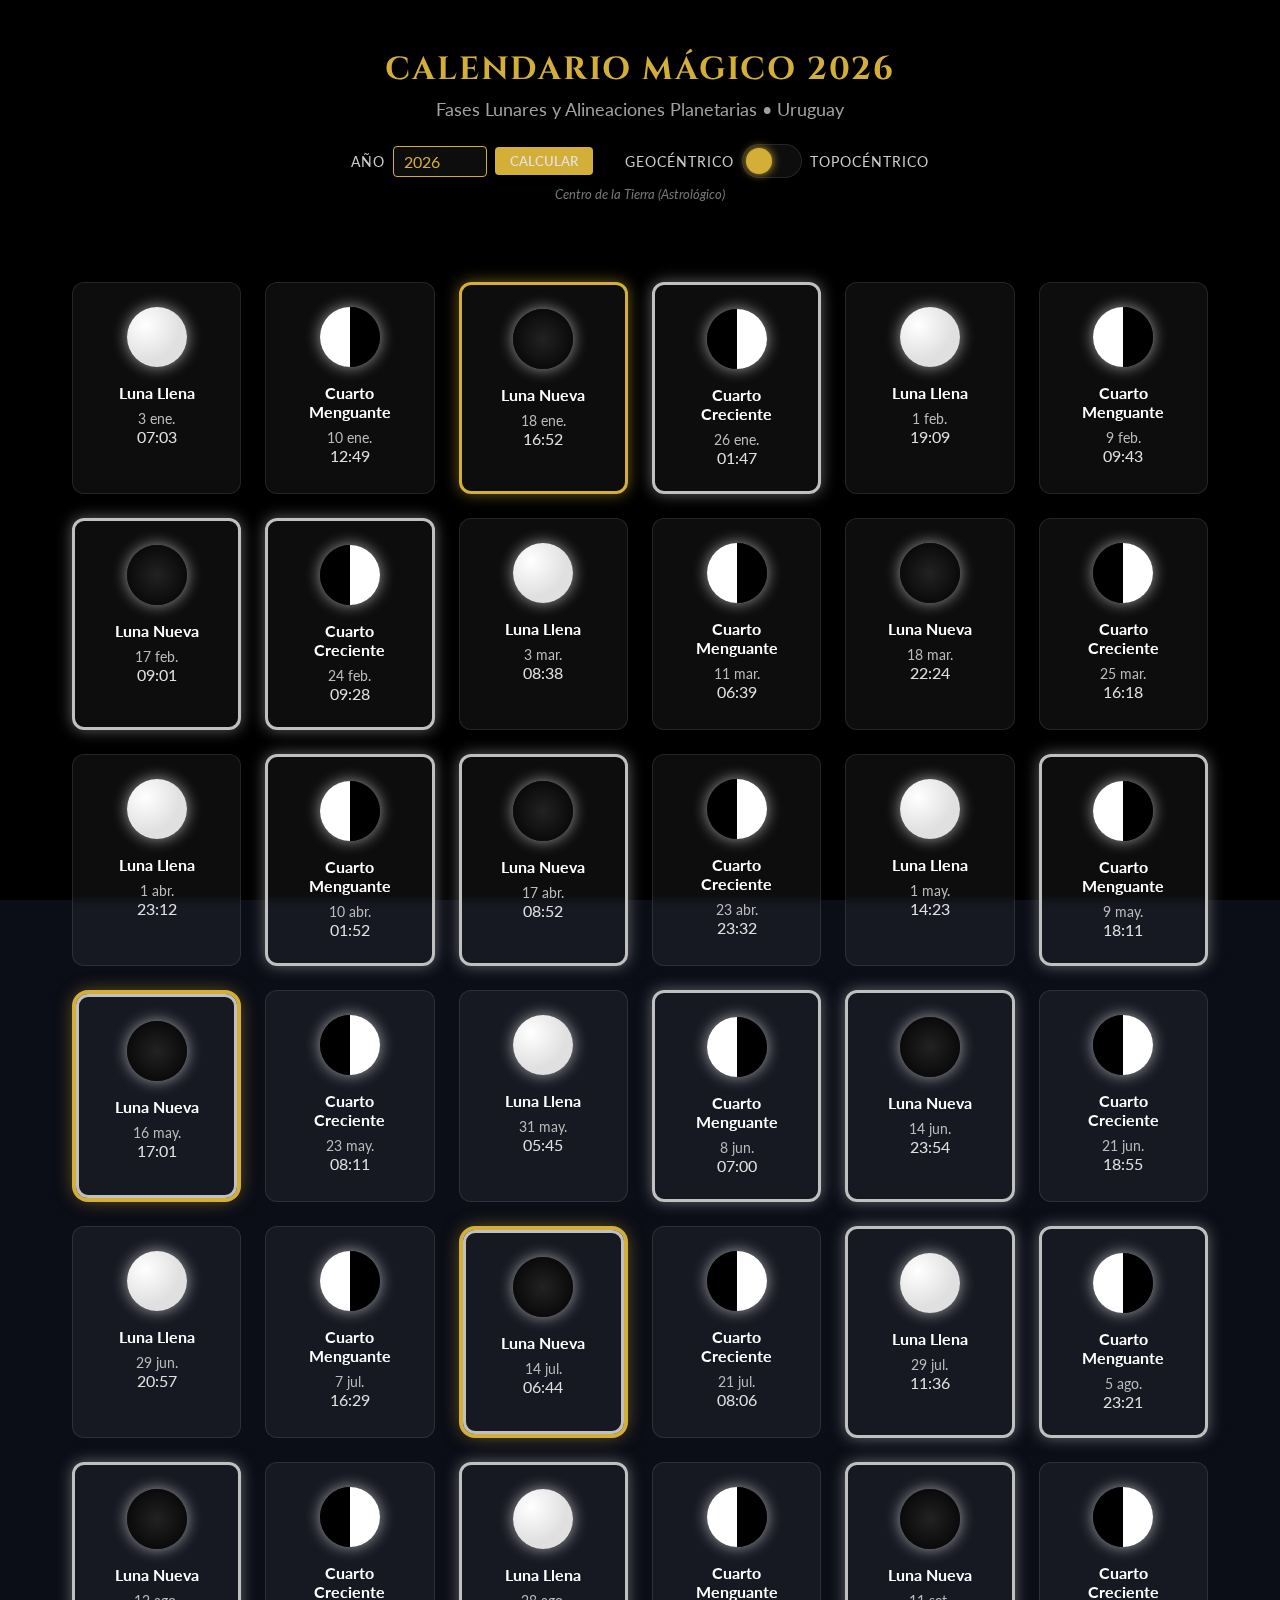
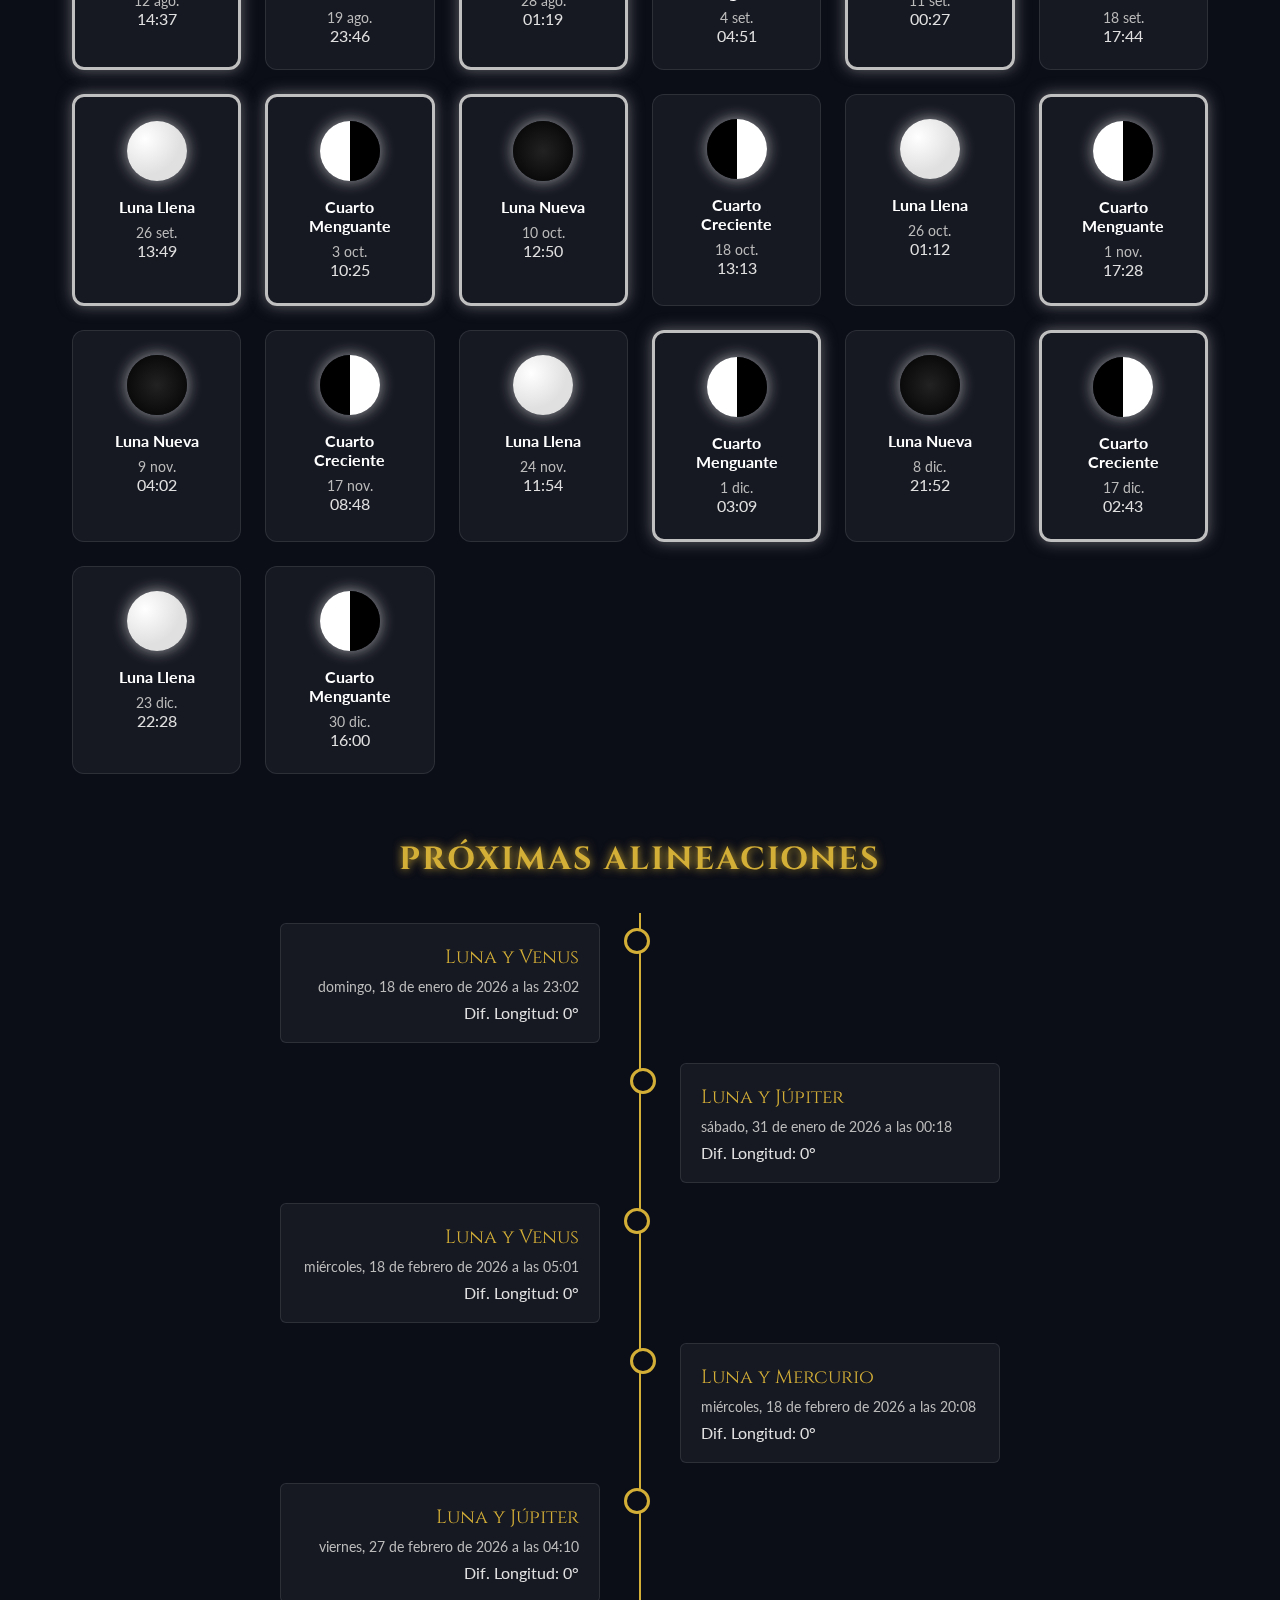
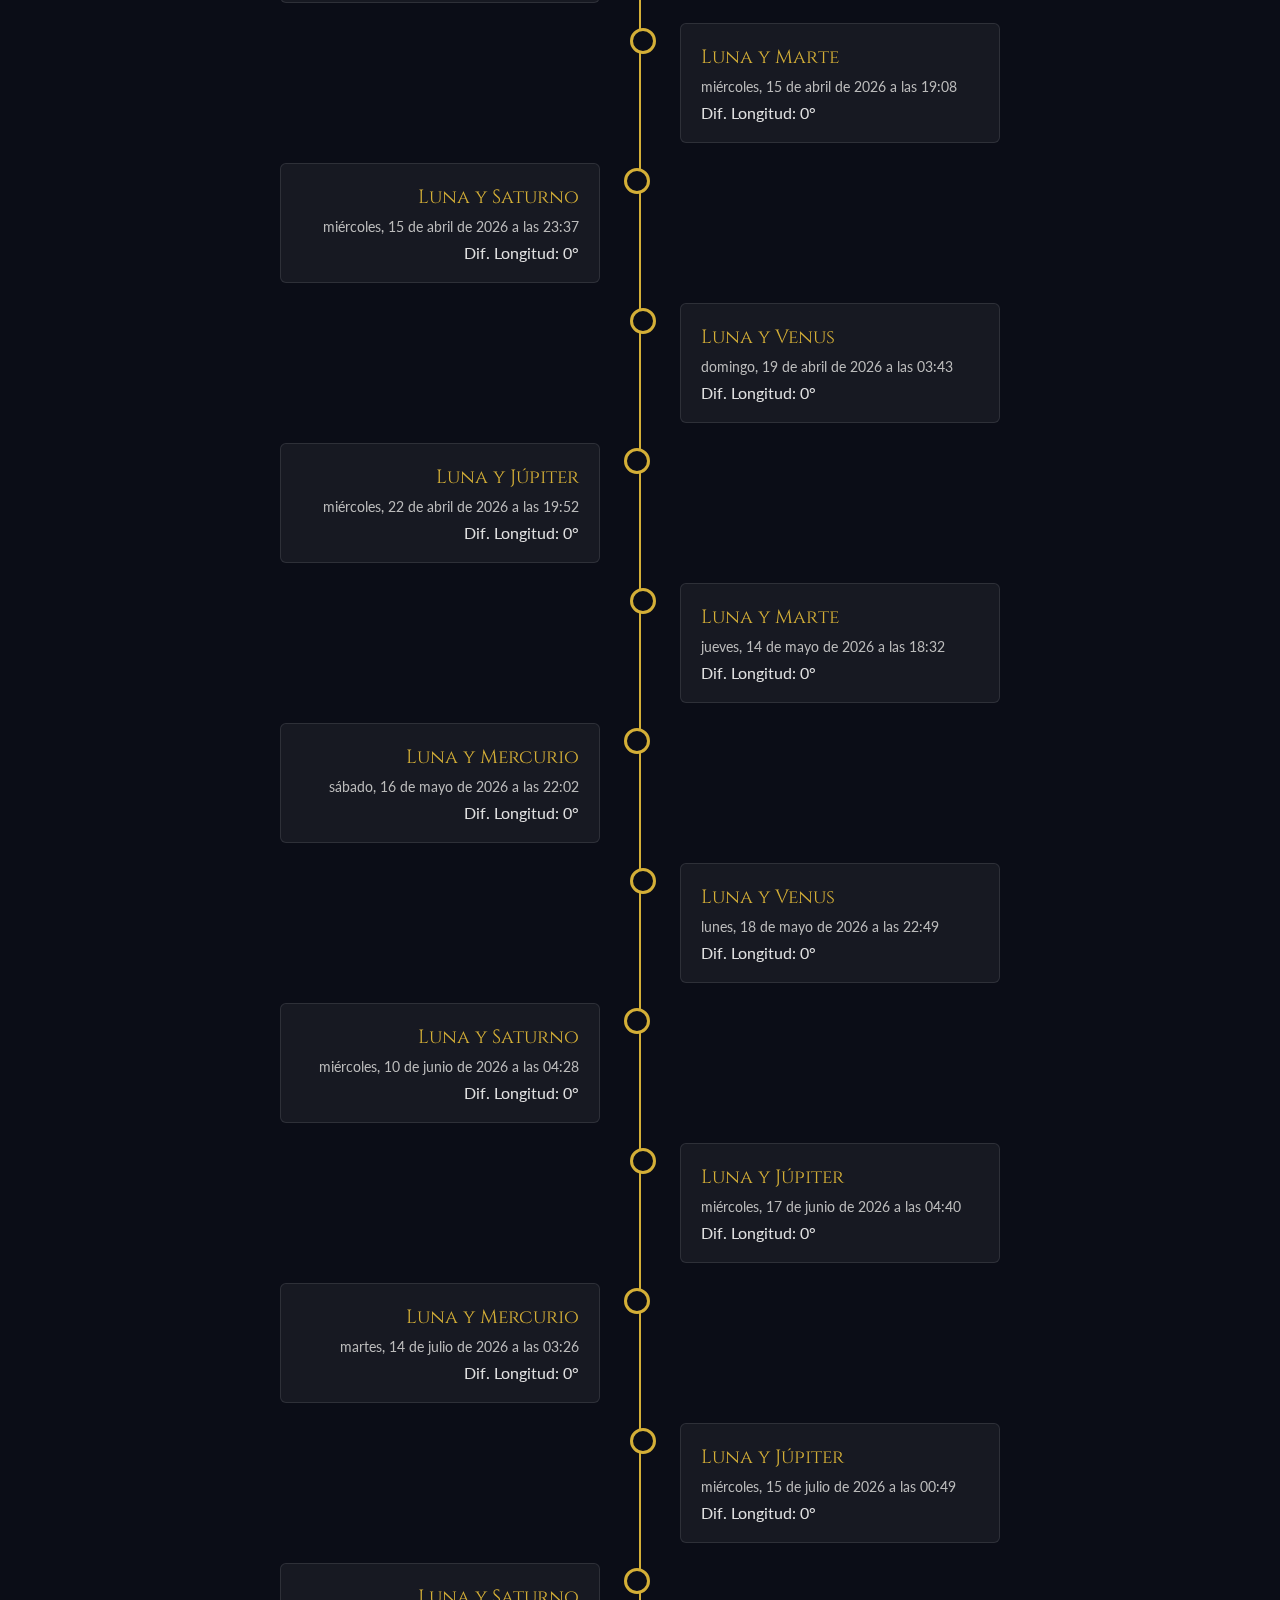
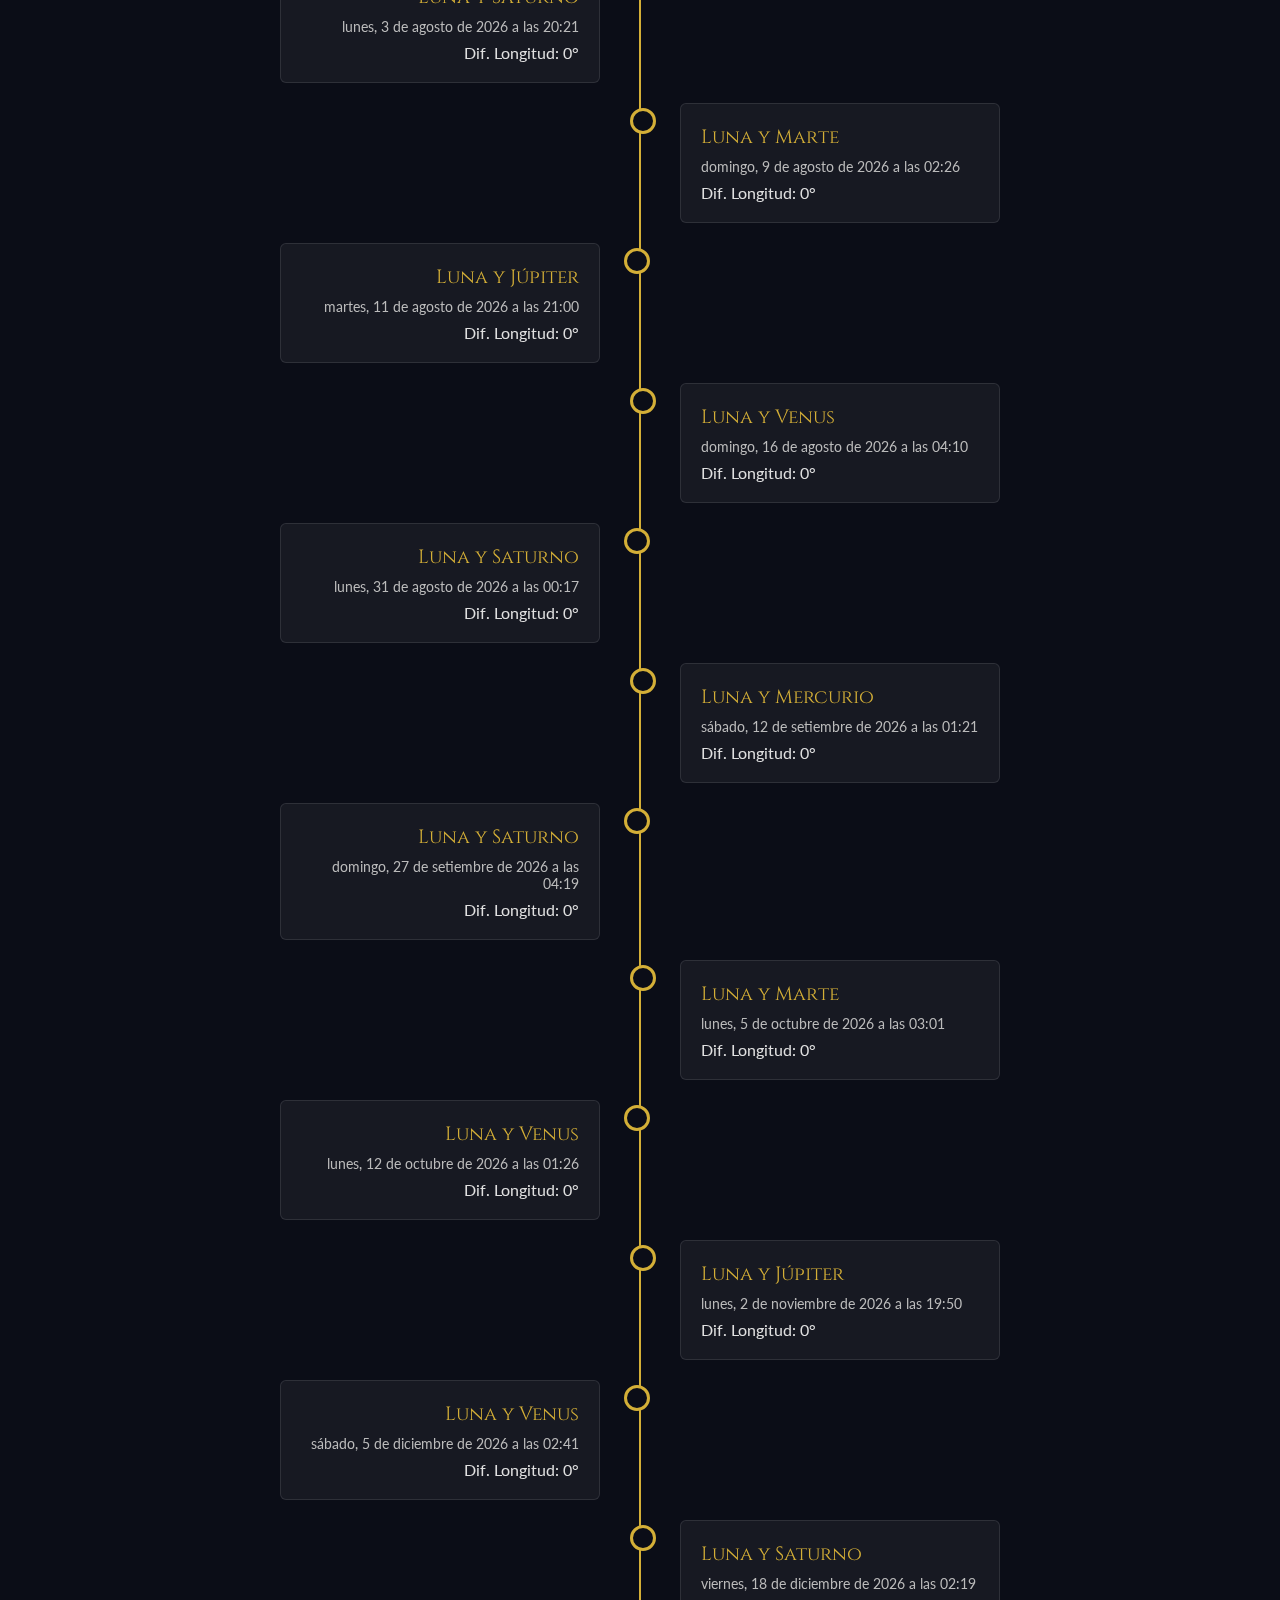
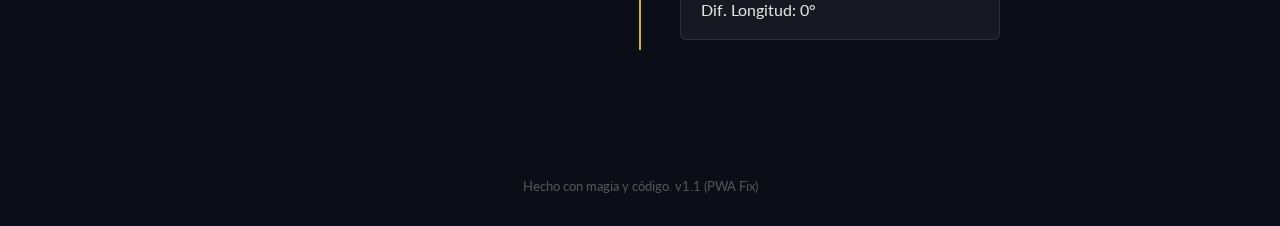
<file: src/index.html>
<!DOCTYPE html>
<html lang="es">

<head>
    <meta charset="UTF-8">
    <meta name="viewport" content="width=device-width, initial-scale=1.0">
    <title>Calendario Mágico 2026</title>
    <link rel="preconnect" href="https://fonts.googleapis.com">
    <link rel="preconnect" href="https://fonts.gstatic.com" crossorigin>
    <link href="https://fonts.googleapis.com/css2?family=Cinzel:wght@400;700&family=Lato:wght@300;400&display=swap"
        rel="stylesheet">
    <link rel="stylesheet" href="style.css">
    <link rel="manifest" href="manifest.json">
    <link rel="icon" href="icon.png" type="image/png">
    <link rel="apple-touch-icon" href="icon.png">
    <meta name="theme-color" content="#D4AF37">
</head>

<body>
    <div class="stars"></div>
    <div class="twinkling"></div>

    <header>
        <h1>Calendario Mágico 2026</h1>
        <p class="subtitle">Fases Lunares y Alineaciones Planetarias &bull; Uruguay</p>

        <div class="controls">
            <div class="control-group">
                <label for="year-select" class="toggle-label">Año</label>
                <input type="number" id="year-select" class="year-select" value="2026" min="1" max="9999">
                <button id="calc-btn" class="calc-btn">Calcular</button>
            </div>

            <div class="control-group toggle-container">
                <span class="toggle-label">Geocéntrico</span>
                <label class="switch">
                    <input type="checkbox" id="geo-toggle">
                    <span class="slider round"></span>
                </label>
                <span class="toggle-label">Topocéntrico</span>
            </div>
        </div>
        <p class="coord-info" id="coord-info">Centro de la Tierra (Astrológico)</p>
    </header>

    <main>
        <!-- Moon Phase Grid -->
        <section id="moon-grid" class="moon-grid">
            <!-- Cards will be injected by JS -->
        </section>

        <!-- Timeline/List of Alignments -->
        <section class="alignment-container">
            <h2>Próximas Alineaciones</h2>
            <div id="alignment-timeline" class="timeline">
                <!-- Data will be injected by JS -->
            </div>
        </section>
    </main>

    <footer>
        <p>Hecho con magia y código. v1.1 (PWA Fix)</p>
    </footer>

    <!-- Astronomy Library Support for CommonJS -->
    <script>var exports = {}; var module = { exports: exports };</script>
    <script src="astronomy.min.js"></script>
    <script>
        // If the library attached to exports, move it to window
        if (!window.Astronomy && exports.Astronomy) {
            window.Astronomy = exports.Astronomy;
        } else if (!window.Astronomy && module.exports.Astronomy) {
            window.Astronomy = module.exports.Astronomy;
        } else if (!window.Astronomy && typeof Astronomy === 'undefined') {
            // Some versions might export as default on module.exports
            if (module.exports && typeof module.exports.MakeTime === 'function') {
                window.Astronomy = module.exports;
            }
        }
    </script>
    <script src="script.js"></script>
    <script>
        if ('serviceWorker' in navigator) {
            navigator.serviceWorker.register('sw.js')
                .then(reg => console.log('Service Worker Registered'))
                .catch(err => console.log('SW Fail', err));
        }
    </script>
</body>

</html>
</file>
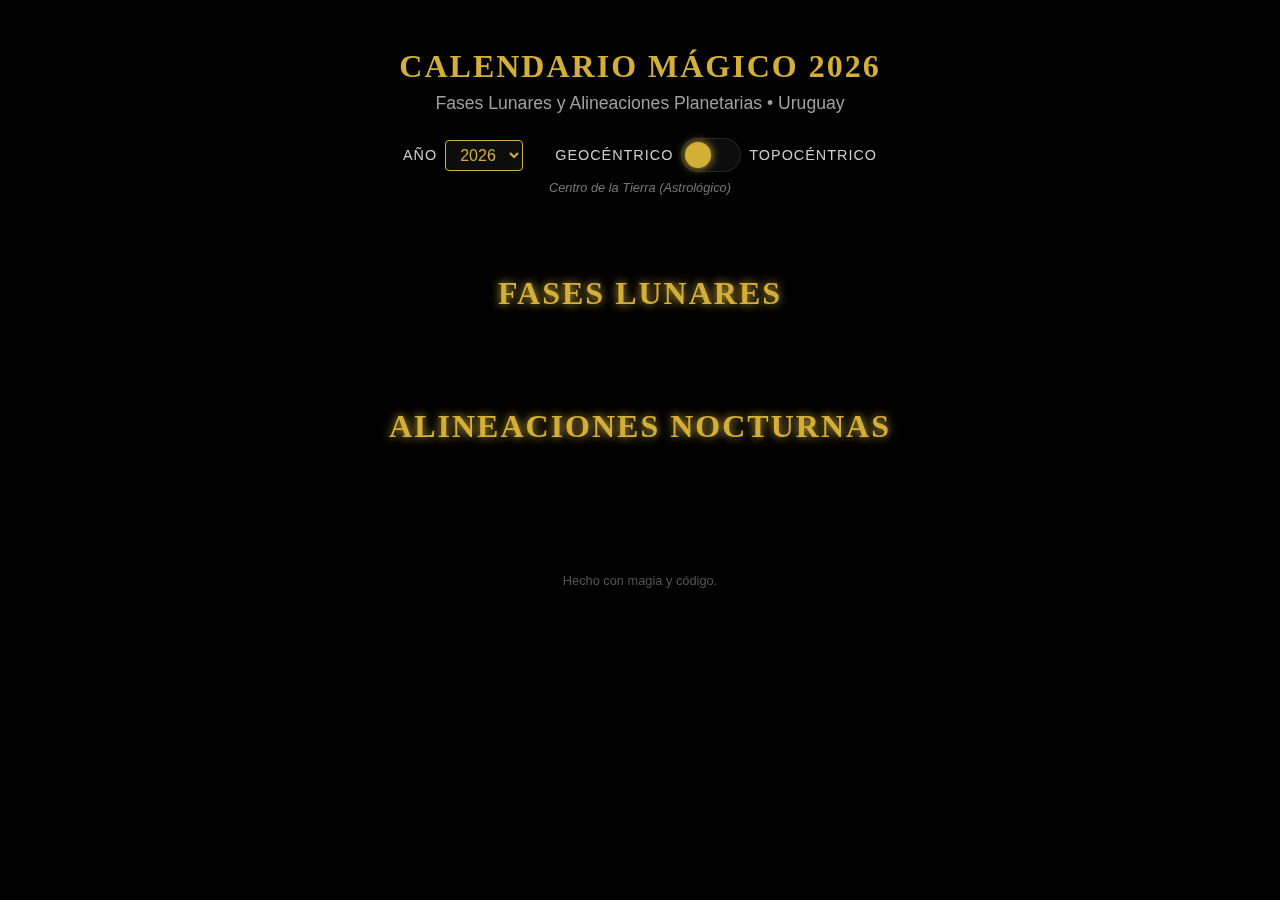
<file: src/index_backup.html>
<!DOCTYPE html>
<html lang="es">

<head>
    <meta charset="UTF-8">
    <meta name="viewport" content="width=device-width, initial-scale=1.0">
    <title>Calendario Mágico 2026</title>
    <link rel="preconnect" href="https://fonts.googleapis.com">
    <link rel="preconnect" href="https://fonts.gstatic.com" crossorigin>
    <link href="https://fonts.googleapis.com/css2?family=Cinzel:wght@400;700&family=Lato:wght@300;400&display=swap"
        rel="stylesheet">
    <link rel="stylesheet" href="style.css">
</head>

<body>
    <div class="stars"></div>
    <div class="twinkling"></div>

    <header>
        <h1>Calendario Mágico 2026</h1>
        <p class="subtitle">Fases Lunares y Alineaciones Planetarias &bull; Uruguay</p>

        <div class="controls">
            <div class="control-group">
                <label for="year-select" class="toggle-label">Año</label>
                <select id="year-select" class="year-select">
                    <option value="2025">2025</option>
                    <option value="2026" selected>2026</option>
                    <option value="2027">2027</option>
                    <option value="2028">2028</option>
                    <option value="2029">2029</option>
                    <option value="2030">2030</option>
                </select>
            </div>

            <div class="control-group toggle-container">
                <span class="toggle-label">Geocéntrico</span>
                <label class="switch">
                    <input type="checkbox" id="geo-toggle">
                    <span class="slider round"></span>
                </label>
                <span class="toggle-label">Topocéntrico</span>
            </div>
        </div>
        <p class="coord-info" id="coord-info">Centro de la Tierra (Astrológico)</p>
    </header>

    <main>
        <section id="moon-phases">
            <h2>Fases Lunares</h2>
            <div class="moon-grid" id="moon-grid">
                <!-- Moon phases will be injected here -->
            </div>
        </section>

        <section id="alignments">
            <h2>Alineaciones Nocturnas</h2>
            <div class="timeline" id="alignment-timeline">
                <!-- Alignments will be injected here -->
            </div>
        </section>
    </main>

    <footer>
        <p>Hecho con magia y código.</p>
    </footer>

    <script src="script.js"></script>
</body>

</html>
</file>
<file: src/style.css>
:root {
    --bg-color: #0b0d17;
    --text-color: #e0e0e0;
    --accent-color: #d4af37; /* Gold */
    --moon-glow: rgba(255, 255, 255, 0.6);
    --card-bg: rgba(255, 255, 255, 0.05);
    --card-border: rgba(255, 255, 255, 0.1);
}

* {
    box-sizing: border-box;
    margin: 0;
    padding: 0;
}

body {
    background-color: var(--bg-color);
    color: var(--text-color);
    font-family: 'Lato', sans-serif;
    overflow-x: hidden;
    min-height: 100vh;
}

/* Background Animation */
.stars, .twinkling {
    position: fixed;
    top: 0;
    left: 0;
    right: 0;
    bottom: 0;
    width: 100%;
    height: 100%;
    display: block;
}

.stars {
    background: #000 url('http://www.script-tutorials.com/demos/360/images/stars.png') repeat top center;
    z-index: -2;
}

.twinkling {
    background: transparent url('http://www.script-tutorials.com/demos/360/images/twinkling.png') repeat top center;
    z-index: -1;
    animation: move-twink-back 200s linear infinite;
}

@keyframes move-twink-back {
    from {background-position:0 0;}
    to {background-position:-10000px 5000px;}
}

h1, h2 {
    font-family: 'Cinzel', serif;
    color: var(--accent-color);
    text-transform: uppercase;
    letter-spacing: 2px;
}

header {
    text-align: center;
    padding: 3rem 1rem;
    background: linear-gradient(to bottom, rgba(0,0,0,0.8), transparent);
}

.subtitle {
    font-size: 1.1rem;
    color: #a0a0a0;
    margin-top: 0.5rem;
}

main {
    max-width: 1200px;
    margin: 0 auto;
    padding: 2rem;
}

section {
    margin-bottom: 4rem;
}

h2 {
    text-align: center;
    margin-bottom: 2rem;
    font-size: 2rem;
    text-shadow: 0 0 10px var(--accent-color);
}

/* Moon Grid */
.moon-grid {
    display: grid;
    grid-template-columns: repeat(auto-fill, minmax(150px, 1fr));
    gap: 1.5rem;
}

.moon-card {
    background: var(--card-bg);
    border: 1px solid var(--card-border);
    border-radius: 12px;
    padding: 1.5rem;
    text-align: center;
    backdrop-filter: blur(5px);
    transition: transform 0.3s ease, box-shadow 0.3s ease;
}

.moon-card:hover {
    transform: translateY(-5px);
    box-shadow: 0 5px 15px rgba(212, 175, 55, 0.2);
    border-color: var(--accent-color);
}

.moon-icon {
    width: 60px;
    height: 60px;
    background: #333; /* Placeholder for moon image */
    border-radius: 50%;
    margin: 0 auto 1rem;
    box-shadow: 0 0 15px var(--moon-glow);
    background: radial-gradient(circle at 30% 30%, #fff, #ccc 20%, #333 80%);
}

.phase-name {
    font-weight: bold;
    margin-bottom: 0.5rem;
    color: #fff;
}

.phase-date {
    font-size: 0.9rem;
    color: #bbb;
}

/* Alignments Timeline */
.timeline {
    position: relative;
    max-width: 800px;
    margin: 0 auto;
}

.timeline::after {
    content: '';
    position: absolute;
    width: 2px;
    background: var(--accent-color);
    top: 0;
    bottom: 0;
    left: 50%;
    margin-left: -1px;
}

.alignment-card {
    padding: 10px 40px;
    position: relative;
    background-color: inherit;
    width: 50%;
}

.alignment-card::after {
    content: '';
    position: absolute;
    width: 20px;
    height: 20px;
    right: -10px;
    background-color: var(--bg-color);
    border: 3px solid var(--accent-color);
    top: 15px;
    border-radius: 50%;
    z-index: 1;
}

.left {
    left: 0;
    text-align: right;
}

.right {
    left: 50%;
}

.left::after {
    right: -10px;
}

.right::after {
    left: -10px;
}

.content {
    padding: 20px;
    background: var(--card-bg);
    border: 1px solid var(--card-border);
    border-radius: 6px;
    backdrop-filter: blur(5px);
}

.planet-name {
    color: var(--accent-color);
    font-family: 'Cinzel', serif;
    font-size: 1.2rem;
    margin-bottom: 0.5rem;
}

.alignment-time {
    font-size: 0.9rem;
    color: #bbb;
    display: block;
    margin-bottom: 0.5rem;
}

footer {
    text-align: center;
    padding: 2rem;
    color: #555;
    font-size: 0.8rem;
}

/* Responsive */
@media screen and (max-width: 600px) {
  .timeline::after {
    left: 31px;
  }
  
  .alignment-card {
    width: 100%;
    padding-left: 70px;
    padding-right: 25px;
  }
  
  .alignment-card::after {
    left: 21px;
  }
  
  .left::after, .right::after {
    left: 21px;
  }
  
  .right {
    left: 0%;
  }

  .left {
    text-align: left;
  }
}
/* Toggle Switch */
.toggle-container {
    display: flex;
    align-items: center;
    justify-content: center;
    margin-top: 1.5rem;
    gap: 1rem;
}

.toggle-label {
    font-size: 0.9rem;
    color: #ccc;
    text-transform: uppercase;
    letter-spacing: 1px;
}

.switch {
    position: relative;
    display: inline-block;
    width: 60px;
    height: 34px;
}

.switch input {
    opacity: 0;
    width: 0;
    height: 0;
}

.slider {
    position: absolute;
    cursor: pointer;
    top: 0;
    left: 0;
    right: 0;
    bottom: 0;
    background-color: var(--card-bg);
    transition: .4s;
    border: 1px solid var(--card-border);
}

.slider:before {
    position: absolute;
    content: "";
    height: 26px;
    width: 26px;
    left: 3px;
    bottom: 3px;
    background-color: var(--accent-color);
    transition: .4s;
    box-shadow: 0 0 10px var(--accent-color);
}

input:checked+.slider {
    background-color: var(--card-bg);
}

input:focus+.slider {
    box-shadow: 0 0 1px var(--accent-color);
}

input:checked+.slider:before {
    transform: translateX(26px);
}

/* Rounded sliders */
.slider.round {
    border-radius: 34px;
}

.slider.round:before {
    border-radius: 50%;
}

.coord-info {
    text-align: center;
    font-size: 0.8rem;
    color: #777;
    margin-top: 0.5rem;
    font-style: italic;
}/* Controls Container */
.controls {
    display: flex;
    justify-content: center;
    align-items: center;
    gap: 2rem;
    margin-top: 1.5rem;
    flex-wrap: wrap;
}

.control-group {
    display: flex;
    align-items: center;
    gap: 0.5rem;
}

.year-select {
    background: var(--card-bg);
    color: var(--accent-color);
    border: 1px solid var(--accent-color);
    padding: 5px 10px;
    border-radius: 4px;
    font-family: 'Lato', sans-serif;
    font-size: 1rem;
    cursor: pointer;
}

.year-select:focus {
    outline: none;
    box-shadow: 0 0 5px var(--accent-color);
}

.toggle-container {
    margin-top: 0;
    /* Override previous margin */
}

/* Highlighted Moon Card */
.moon-card.highlight {
    border: 2px solid var(--accent-color);
    box-shadow: 0 0 15px rgba(212, 175, 55, 0.4);
    position: relative;
    cursor: help;
}

/* Tooltip */
.moon-card .tooltip-text {
    visibility: hidden;
    width: 200px;
    background-color: #000;
    color: #fff;
    text-align: center;
    border-radius: 6px;
    padding: 10px;
    position: absolute;
    z-index: 10;
    bottom: 110%;
    /* Place above the card */
    left: 50%;
    margin-left: -100px;
    opacity: 0;
    transition: opacity 0.3s;
    border: 1px solid var(--accent-color);
    font-size: 0.8rem;
    box-shadow: 0 5px 15px rgba(0, 0, 0, 0.5);
}

.moon-card .tooltip-text::after {
    content: "";
    position: absolute;
    top: 100%;
    left: 50%;
    margin-left: -5px;
    border-width: 5px;
    border-style: solid;
    border-color: var(--accent-color) transparent transparent transparent;
}

.moon-card:hover .tooltip-text {
    visibility: visible;
    opacity: 1;
}/* Gold Highlight (Exact Date) */
.moon-card.gold-border {
    border: 3px solid var(--accent-color);
    /* Gold */
    box-shadow: 0 0 15px rgba(212, 175, 55, 0.5);
}

/* Silver Highlight (In Phase Range) */
.moon-card.silver-border {
    border: 3px solid #c0c0c0;
    /* Silver */
    box-shadow: 0 0 15px rgba(192, 192, 192, 0.5);
}

/* Double Highlight (Both) */
.moon-card.double-border {
    border: 3px solid #c0c0c0;
    /* Silver Inner */
    box-shadow:
        0 0 0 4px var(--accent-color),
        /* Gold Outer pseudo-border */
        0 0 20px rgba(212, 175, 55, 0.6);
    margin: 4px;
    /* Adjust spacing for outer expansion */
}

/* Tooltip adjustments */
.moon-card .tooltip-text {
    width: 220px;
    bottom: 120%;
}.calc-btn {
    background-color: var(--accent-color);
    color: var(--text-color);
    /* Dark text on gold */
    border: none;
    padding: 6px 15px;
    border-radius: 4px;
    font-family: inherit;
    font-weight: 600;
    cursor: pointer;
    text-transform: uppercase;
    transition: background-color 0.3s, box-shadow 0.3s;
}

.calc-btn:hover {
    background-color: #fff;
    box-shadow: 0 0 10px #fff;
    color: #000;
}

.calc-btn:active {
    transform: scale(0.95);
}
</file>
